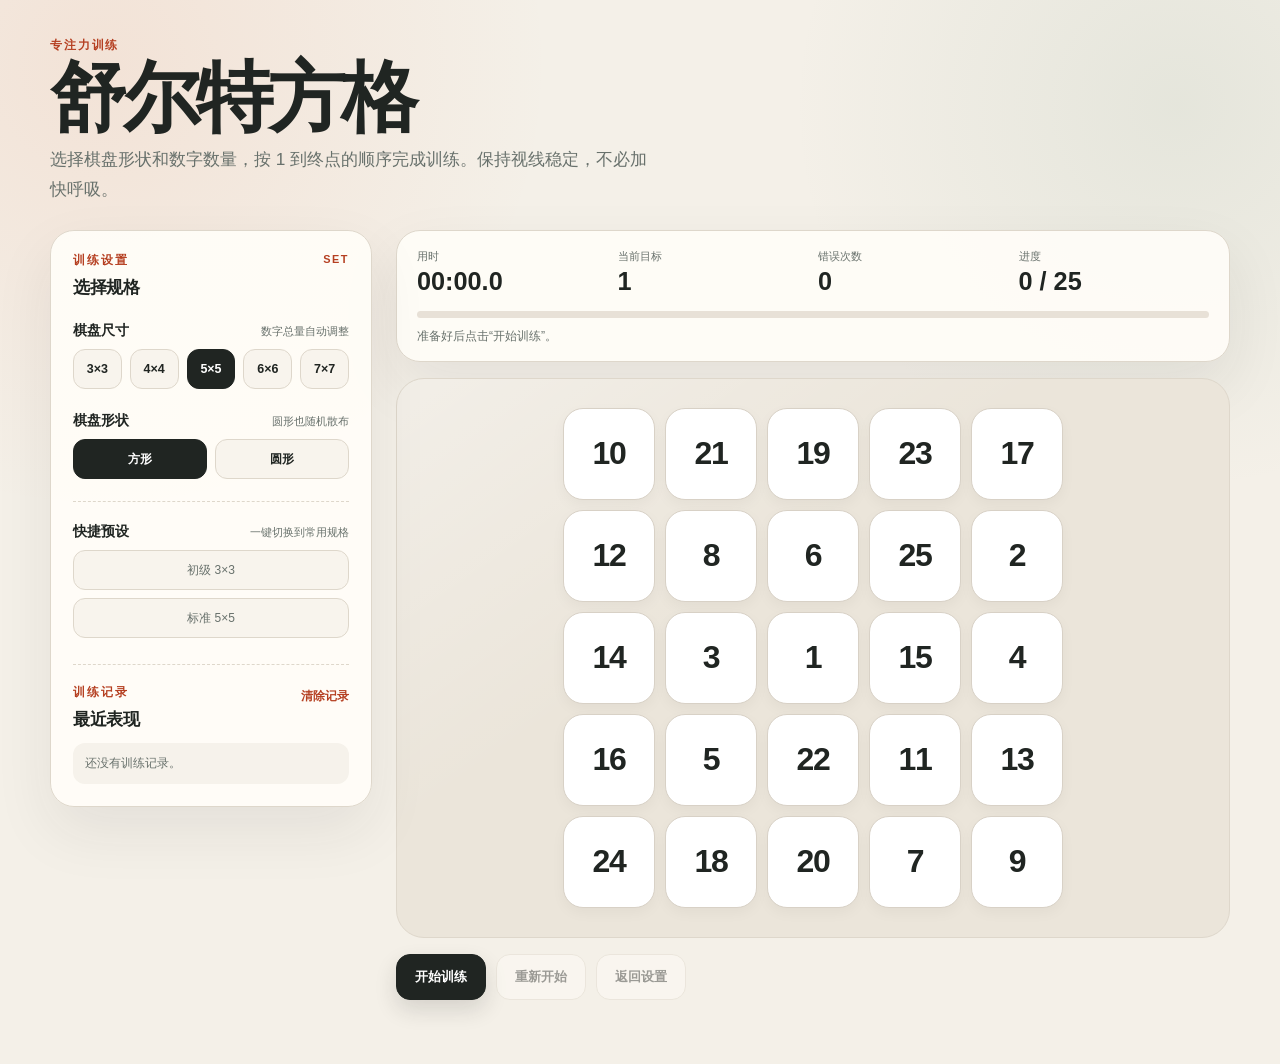
<file: index.html>
<!doctype html>
<html lang="zh-CN">
  <head>
    <meta charset="utf-8" />
    <meta name="viewport" content="width=device-width, initial-scale=1" />
    <meta name="theme-color" content="#f4f0e8" />
    <link rel="icon" href="data:image/svg+xml,%3Csvg xmlns='http://www.w3.org/2000/svg' viewBox='0 0 32 32'%3E%3Crect width='32' height='32' rx='8' fill='%23202522'/%3E%3Ctext x='16' y='22' text-anchor='middle' font-size='18' fill='white'%3E5%3C/text%3E%3C/svg%3E" />
    <title>舒尔特训练</title>
    <style>
:root {
  --bg: #f4f0e8;
  --surface: #fffdf8;
  --surface-strong: #ffffff;
  --ink: #202522;
  --muted: #68716c;
  --line: #ded7cb;
  --board-bg: #ebe5da;
  --accent: #e66b3d;
  --accent-deep: #b53f21;
  --success: #dcebdc;
  --success-ink: #536b59;
  --shadow: 0 24px 60px rgba(39, 43, 39, 0.08);
}

* {
  box-sizing: border-box;
}

html {
  min-width: 320px;
  background: var(--bg);
}

body {
  min-height: 100vh;
  margin: 0;
  color: var(--ink);
  background:
    radial-gradient(circle at 8% 6%, rgba(230, 107, 61, 0.1), transparent 28rem),
    radial-gradient(circle at 92% 10%, rgba(120, 153, 130, 0.12), transparent 24rem),
    var(--bg);
  font-family: "Avenir Next", "PingFang SC", "Hiragino Sans GB", "Microsoft YaHei", sans-serif;
  -webkit-font-smoothing: antialiased;
}

button {
  font: inherit;
}

button:focus-visible {
  outline: 3px solid rgba(230, 107, 61, 0.4);
  outline-offset: 3px;
}

.app-shell {
  width: min(1180px, calc(100% - 40px));
  margin: 0 auto;
  padding: 38px 0 64px;
}

.hero {
  max-width: 720px;
  margin-bottom: 26px;
}

.eyebrow {
  margin: 0 0 7px;
  color: var(--accent-deep);
  font-size: 0.72rem;
  font-weight: 800;
  letter-spacing: 0.16em;
  text-transform: uppercase;
}

h1,
h2,
p {
  margin-top: 0;
}

h1 {
  margin-bottom: 10px;
  font-size: clamp(2.2rem, 6vw, 4.9rem);
  line-height: 0.98;
  letter-spacing: -0.055em;
}

.hero-copy {
  max-width: 600px;
  margin-bottom: 0;
  color: var(--muted);
  font-size: clamp(0.94rem, 2vw, 1.08rem);
  line-height: 1.7;
}

.layout {
  display: grid;
  grid-template-columns: minmax(260px, 322px) minmax(0, 1fr);
  gap: 24px;
  align-items: start;
}

.panel {
  border: 1px solid var(--line);
  border-radius: 24px;
  background: rgba(255, 253, 248, 0.92);
  box-shadow: var(--shadow);
}

.settings-panel {
  position: sticky;
  top: 22px;
  padding: 22px;
}

.training-panel {
  min-width: 0;
  display: grid;
  gap: 16px;
}

.panel-heading,
.record-heading,
.result-heading {
  display: flex;
  align-items: flex-start;
  justify-content: space-between;
  gap: 16px;
}

.panel-heading h2,
.record-heading h2,
.result-heading h2 {
  margin-bottom: 0;
  font-size: 1.08rem;
  letter-spacing: -0.02em;
}

.panel-mark,
.result-badge {
  color: var(--accent-deep);
  font-size: 0.68rem;
  font-weight: 900;
  letter-spacing: 0.14em;
}

.field {
  margin-top: 22px;
}

.field-label {
  display: flex;
  align-items: baseline;
  justify-content: space-between;
  gap: 12px;
  margin-bottom: 9px;
}

.field-label span {
  font-size: 0.88rem;
  font-weight: 800;
}

.field-label small {
  color: var(--muted);
  font-size: 0.7rem;
  text-align: right;
}

.choice-row,
.preset-row {
  display: grid;
  gap: 8px;
}

.choice-row {
  grid-template-columns: repeat(auto-fit, minmax(72px, 1fr));
}

.choice-row--size {
  grid-template-columns: repeat(auto-fit, minmax(46px, 1fr));
}

.choice,
.preset {
  min-height: 40px;
  border: 1px solid var(--line);
  border-radius: 12px;
  color: var(--ink);
  background: #f8f4ed;
  cursor: pointer;
  transition: background 160ms ease, border-color 160ms ease, color 160ms ease, transform 160ms ease;
}

.choice {
  padding: 8px 7px;
  font-size: 0.78rem;
  font-weight: 800;
}

.preset {
  padding: 9px 10px;
  color: var(--muted);
  font-size: 0.75rem;
}

.choice:hover:not(:disabled),
.preset:hover:not(:disabled) {
  border-color: #b9afa1;
  transform: translateY(-1px);
}

.choice.is-active {
  color: #fff;
  background: var(--ink);
  border-color: var(--ink);
}

.choice:disabled,
.preset:disabled {
  cursor: not-allowed;
  opacity: 0.45;
}

.preset-field {
  padding-top: 20px;
  border-top: 1px dashed var(--line);
}

.record-heading {
  margin-top: 26px;
  padding-top: 20px;
  border-top: 1px dashed var(--line);
}

.text-button {
  padding: 4px 0;
  border: 0;
  color: var(--accent-deep);
  background: transparent;
  font-size: 0.72rem;
  font-weight: 800;
  cursor: pointer;
}

.history-list {
  display: grid;
  gap: 8px;
  margin: 12px 0 0;
  padding: 0;
  list-style: none;
}

.history-empty {
  padding: 12px;
  border-radius: 12px;
  color: var(--muted);
  background: #f6f2eb;
  font-size: 0.76rem;
}

.history-item {
  display: grid;
  gap: 3px;
  padding: 10px 11px;
  border: 1px solid #eee8de;
  border-radius: 12px;
  background: #fcfaf6;
  font-size: 0.74rem;
}

.history-item strong {
  font-size: 0.82rem;
}

.history-item span {
  color: var(--muted);
}

.status-panel {
  padding: 18px 20px 16px;
}

.status-grid {
  display: grid;
  grid-template-columns: repeat(4, minmax(0, 1fr));
  gap: 10px;
}

.stat {
  display: grid;
  gap: 4px;
  min-width: 0;
}

.stat-label {
  color: var(--muted);
  font-size: 0.7rem;
}

.stat strong {
  overflow: hidden;
  font-size: clamp(1.02rem, 2.5vw, 1.58rem);
  line-height: 1.05;
  text-overflow: ellipsis;
  white-space: nowrap;
}

.progress-track {
  height: 7px;
  margin-top: 16px;
  overflow: hidden;
  border-radius: 999px;
  background: #e8e1d7;
}

.progress-bar {
  width: 0;
  height: 100%;
  border-radius: inherit;
  background: linear-gradient(90deg, var(--accent), #f0a46d);
  transition: width 180ms ease;
}

.status-message {
  margin: 10px 0 0;
  color: var(--muted);
  font-size: 0.76rem;
}

.board-wrap {
  display: grid;
  place-items: center;
  min-height: min(60vw, 560px);
  padding: clamp(12px, 2.6vw, 24px);
  border: 1px solid var(--line);
  border-radius: 28px;
  background:
    linear-gradient(145deg, rgba(255, 255, 255, 0.38), transparent 40%),
    var(--board-bg);
}

.board {
  width: min(100%, 500px);
  aspect-ratio: 1;
}

.board[data-shape="square"] {
  display: grid;
  grid-template-columns: repeat(var(--size), minmax(0, 1fr));
  gap: clamp(5px, 1vw, 10px);
}

.board[data-shape="square"] .cell {
  width: 100%;
  aspect-ratio: 1;
}

.board[data-shape="circle"] {
  position: relative;
  isolation: isolate;
}

.shape-outline {
  position: absolute;
  inset: 0;
  z-index: 0;
  width: 100%;
  height: 100%;
  overflow: visible;
  pointer-events: none;
}

.board[data-shape="circle"] .shape-outline circle {
  fill: rgba(255, 255, 255, 0.42);
  stroke: #bdb4a6;
  stroke-width: 1;
  stroke-dasharray: 3 3;
}

.board[data-shape="circle"] .cell {
  position: absolute;
  left: calc(var(--x) * 100%);
  top: calc(var(--y) * 100%);
  width: min(64px, calc(100% / var(--cell-divisor)));
  aspect-ratio: 1;
  z-index: 1;
  border-radius: var(--radius, 50%);
  font-size: clamp(0.72rem, 1.8vw, 1rem);
  transform: translate(-50%, -50%) scale(var(--scale, 1));
}

.cell {
  appearance: none;
  display: grid;
  place-items: center;
  min-width: 0;
  border: 1px solid #d8d1c6;
  border-radius: clamp(12px, 2vw, 20px);
  color: var(--ink);
  background: var(--surface-strong);
  box-shadow: 0 5px 14px rgba(32, 37, 34, 0.04);
  font-size: clamp(1rem, 3.2vw, 2rem);
  font-weight: 850;
  letter-spacing: -0.04em;
  cursor: pointer;
  user-select: none;
  transition: background 150ms ease, border-color 150ms ease, color 150ms ease, box-shadow 150ms ease, transform 150ms ease;
}

.cell:hover:not(:disabled):not(.correct) {
  border-color: #b5aa9a;
  box-shadow: 0 9px 18px rgba(32, 37, 34, 0.09);
  transform: translateY(-2px);
}

.board[data-shape="circle"] .cell:hover:not(:disabled):not(.correct) {
  transform: translate(-50%, -50%) scale(var(--scale, 1)) translateY(-2px);
}

.cell:disabled {
  cursor: default;
  opacity: 1;
}

.cell.correct {
  color: var(--success-ink);
  background: #e2f1e4;
  border-color: #9ecaa5;
  animation: correctPulse 380ms ease-out both;
}

.cell.wrong {
  color: var(--accent-deep);
  background: #ffe2d8;
  border-color: #efb29d;
  animation: shake 280ms ease both;
}

@keyframes shake {
  0%,
  100% { translate: 0 0; }
  30% { translate: -4px 0; }
  60% { translate: 4px 0; }
}

@keyframes correctPulse {
  0% { box-shadow: 0 0 0 0 rgba(100, 173, 112, 0); }
  42% { box-shadow: 0 0 0 8px rgba(100, 173, 112, 0.22); }
  100% { box-shadow: 0 0 0 0 rgba(100, 173, 112, 0); }
}

.controls {
  display: flex;
  flex-wrap: wrap;
  gap: 10px;
}

.primary-button,
.secondary-button {
  min-height: 46px;
  padding: 0 18px;
  border-radius: 14px;
  font-size: 0.84rem;
  font-weight: 850;
  cursor: pointer;
  transition: transform 150ms ease, box-shadow 150ms ease, opacity 150ms ease;
}

.primary-button {
  border: 1px solid var(--ink);
  color: #fff;
  background: var(--ink);
  box-shadow: 0 10px 22px rgba(32, 37, 34, 0.14);
}

.secondary-button {
  border: 1px solid var(--line);
  color: var(--ink);
  background: var(--surface);
}

.primary-button:hover:not(:disabled),
.secondary-button:hover:not(:disabled) {
  transform: translateY(-2px);
}

.primary-button:disabled,
.secondary-button:disabled {
  cursor: not-allowed;
  opacity: 0.42;
}

.result-panel {
  padding: 20px;
}

.result-heading {
  margin-bottom: 18px;
}

.result-metrics {
  display: grid;
  grid-template-columns: repeat(3, minmax(0, 1fr));
  gap: 12px;
}

.result-metrics div {
  padding: 13px;
  border-radius: 14px;
  background: #f6f2eb;
}

.result-metrics span {
  display: block;
  margin-bottom: 6px;
  color: var(--muted);
  font-size: 0.7rem;
}

.result-metrics strong {
  font-size: clamp(1rem, 3vw, 1.38rem);
}

[hidden] {
  display: none !important;
}

@media (max-width: 900px) {
  .layout {
    grid-template-columns: 1fr;
  }

  .settings-panel {
    position: static;
    order: 2;
  }

  .training-panel {
    order: 1;
  }
}

@media (max-width: 560px) {
  .app-shell {
    width: min(100% - 28px, 560px);
    padding: 24px 0 44px;
  }

  .hero {
    margin-bottom: 20px;
  }

  .settings-panel,
  .status-panel,
  .result-panel {
    border-radius: 20px;
    padding: 17px;
  }

  .board-wrap {
    min-height: min(88vw, 520px);
    border-radius: 22px;
  }

  .status-grid {
    grid-template-columns: repeat(2, minmax(0, 1fr));
    row-gap: 13px;
  }

  .result-metrics {
    grid-template-columns: 1fr;
  }

  .primary-button,
  .secondary-button {
    flex: 1 1 140px;
  }
}

@media (prefers-reduced-motion: reduce) {
  *,
  *::before,
  *::after {
    scroll-behavior: auto !important;
    animation-duration: 0.001ms !important;
    animation-iteration-count: 1 !important;
    transition-duration: 0.001ms !important;
  }
}

    </style>
  </head>
  <body>
    <div class="app-shell">
      <header class="hero">
        <p class="eyebrow">专注力训练</p>
        <h1>舒尔特方格</h1>
        <p class="hero-copy">选择棋盘形状和数字数量，按 1 到终点的顺序完成训练。保持视线稳定，不必加快呼吸。</p>
      </header>

      <main class="layout">
        <aside class="panel settings-panel" id="settings">
          <div class="panel-heading">
            <div>
              <p class="eyebrow">训练设置</p>
              <h2>选择规格</h2>
            </div>
            <span class="panel-mark">SET</span>
          </div>

          <div class="field">
            <div class="field-label">
              <span>棋盘尺寸</span>
              <small>数字总量自动调整</small>
            </div>
            <div class="choice-row choice-row--size" id="sizeChoices" role="group" aria-label="棋盘尺寸"></div>
          </div>

          <div class="field">
            <div class="field-label">
              <span>棋盘形状</span>
              <small>圆形也随机散布</small>
            </div>
            <div class="choice-row" role="group" aria-label="棋盘形状">
              <button class="choice" type="button" data-setting="shape" data-value="square" aria-pressed="true">方形</button>
              <button class="choice" type="button" data-setting="shape" data-value="circle" aria-pressed="false">圆形</button>
            </div>
          </div>

          <div class="field preset-field">
            <div class="field-label">
              <span>快捷预设</span>
              <small>一键切换到常用规格</small>
            </div>
            <div class="preset-row">
              <button class="preset" type="button" data-preset="beginner">初级 3×3</button>
              <button class="preset" type="button" data-preset="standard">标准 5×5</button>
            </div>
          </div>

          <div class="record-heading">
            <div>
              <p class="eyebrow">训练记录</p>
              <h2>最近表现</h2>
            </div>
            <button class="text-button" id="clearBtn" type="button">清除记录</button>
          </div>
          <ol class="history-list" id="historyList"></ol>
        </aside>

        <section class="training-panel" aria-label="训练区域">
          <div class="panel status-panel">
            <div class="status-grid">
              <div class="stat">
                <span class="stat-label">用时</span>
                <strong id="timer">00:00.0</strong>
              </div>
              <div class="stat">
                <span class="stat-label">当前目标</span>
                <strong id="target">1</strong>
              </div>
              <div class="stat">
                <span class="stat-label">错误次数</span>
                <strong id="errors">0</strong>
              </div>
              <div class="stat">
                <span class="stat-label">进度</span>
                <strong id="progressText">0 / 25</strong>
              </div>
            </div>
            <div class="progress-track" aria-hidden="true">
              <div class="progress-bar" id="progressBar"></div>
            </div>
            <p class="status-message" id="statusMessage">准备好后点击“开始训练”。</p>
          </div>

          <div class="board-wrap">
            <div class="board" id="board" data-shape="square" role="grid" aria-label="舒尔特训练棋盘"></div>
          </div>

          <div class="controls">
            <button class="primary-button" id="startBtn" type="button">开始训练</button>
            <button class="secondary-button" id="restartBtn" type="button" disabled>重新开始</button>
            <button class="secondary-button" id="settingsBtn" type="button" disabled>返回设置</button>
          </div>

          <section class="panel result-panel" id="resultPanel" hidden aria-live="polite">
            <div class="result-heading">
              <div>
                <p class="eyebrow">本局结果</p>
                <h2>训练完成</h2>
              </div>
              <span class="result-badge">DONE</span>
            </div>
            <div class="result-metrics">
              <div>
                <span>本局用时</span>
                <strong id="lastTime">--</strong>
              </div>
              <div>
                <span>错误次数</span>
                <strong id="lastErrors">0</strong>
              </div>
              <div>
                <span>当前规格最佳</span>
                <strong id="bestTime">--</strong>
              </div>
            </div>
          </section>
        </section>
      </main>
    </div>

    <script>
(function (global) {
  function shuffle(items, random = Math.random) {
    const copy = [...items];
    for (let i = copy.length - 1; i > 0; i -= 1) {
      const j = Math.floor(random() * (i + 1));
      [copy[i], copy[j]] = [copy[j], copy[i]];
    }
    return copy;
  }

  function buildValues(count, random = Math.random) {
    return shuffle(Array.from({ length: count }, (_, index) => index + 1), random);
  }

  function clamp(value, minimum, maximum) {
    return Math.min(maximum, Math.max(minimum, value));
  }

  function distance(a, b) {
    return Math.hypot(a.x - b.x, a.y - b.y);
  }

  function pairwiseMinDistance(points) {
    let minimum = Infinity;
    for (let i = 0; i < points.length; i += 1) {
      for (let j = i + 1; j < points.length; j += 1) {
        minimum = Math.min(minimum, distance(points[i], points[j]));
      }
    }
    return Number.isFinite(minimum) ? minimum : 1;
  }

  function selectCandidates(candidates, count, random) {
    const shuffled = shuffle(candidates, random);
    if (shuffled.length <= count) return shuffled;

    const radiusLimit = 0.75;
    const boundary = shuffled.filter((candidate) => candidate.radius >= radiusLimit);
    const boundaryTarget = Math.min(boundary.length, Math.max(4, Math.round(count * 0.24)));
    const selected = boundary.slice(0, boundaryTarget);
    const selectedSet = new Set(selected);

    for (const candidate of shuffled) {
      if (selected.length >= count) break;
      if (!selectedSet.has(candidate)) {
        selected.push(candidate);
        selectedSet.add(candidate);
      }
    }
    return selected;
  }

  function createCircleOutline(radius = 0.45, segments = 64) {
    return Array.from({ length: segments }, (_, index) => {
      const angle = (index / segments) * Math.PI * 2;
      return {
        x: clamp(0.5 + Math.cos(angle) * radius, 0.03, 0.97),
        y: clamp(0.5 + Math.sin(angle) * radius, 0.03, 0.97),
      };
    });
  }

  function createCircularLayout(count, random = Math.random) {
    let gridSize = Math.max(5, Math.ceil(Math.sqrt(count / 0.58)));
    let candidates = [];
    let spacing = 1 / gridSize;

    while (gridSize <= 20) {
      candidates = [];
      spacing = 1 / gridSize;
      const boundaryRadius = 0.455;
      for (let row = 0; row < gridSize; row += 1) {
        for (let column = 0; column < gridSize; column += 1) {
          const x = (column + 0.5) * spacing;
          const y = (row + 0.5) * spacing;
          const radius = Math.hypot(x - 0.5, y - 0.5);
          if (radius <= boundaryRadius - spacing * 0.25) candidates.push({ x, y, radius });
        }
      }
      if (candidates.length >= count + Math.max(4, Math.round(count * 0.12))) break;
      gridSize += 1;
    }

    const selected = selectCandidates(candidates, count, random);
    const jitter = spacing * 0.08;
    const slots = selected.map((candidate) => ({
      x: clamp(candidate.x + (random() - 0.5) * jitter * 2, 0.04, 0.96),
      y: clamp(candidate.y + (random() - 0.5) * jitter * 2, 0.04, 0.96),
    }));
    const actualMin = pairwiseMinDistance(slots);
    return {
      slots: shuffle(slots, random),
      cellRatio: Math.min(0.14, actualMin * 0.78),
      outline: createCircleOutline(),
    };
  }

  function objective(values, slots) {
    let minimum = Infinity;
    let total = 0;
    const slotByValue = new Map();
    slots.forEach((slot, index) => slotByValue.set(values[index], slot));
    for (let value = 1; value < values.length; value += 1) {
      const current = distance(slotByValue.get(value), slotByValue.get(value + 1));
      minimum = Math.min(minimum, current);
      total += current;
    }
    return minimum + total * 0.0001;
  }

  function assignValuesToSlots(slots, random = Math.random) {
    const count = slots.length;
    if (count === 0) return [];

    const unvisited = slots.map((_, index) => index);
    const path = [];
    let currentIndex = unvisited.splice(Math.floor(random() * unvisited.length), 1)[0];
    path.push(currentIndex);

    while (unvisited.length > 0) {
      let bestDistance = -Infinity;
      let bestCandidates = [];
      for (const index of unvisited) {
        const currentDistance = distance(slots[currentIndex], slots[index]);
        if (currentDistance > bestDistance + 1e-9) {
          bestDistance = currentDistance;
          bestCandidates = [index];
        } else if (Math.abs(currentDistance - bestDistance) <= 1e-9) {
          bestCandidates.push(index);
        }
      }
      currentIndex = bestCandidates[Math.floor(random() * bestCandidates.length)];
      unvisited.splice(unvisited.indexOf(currentIndex), 1);
      path.push(currentIndex);
    }

    const values = new Array(count);
    path.forEach((slotIndex, valueIndex) => {
      values[slotIndex] = valueIndex + 1;
    });

    let bestScore = objective(values, slots);
    const iterations = count * 260;
    for (let iteration = 0; iteration < iterations; iteration += 1) {
      const first = Math.floor(random() * count);
      const second = Math.floor(random() * count);
      if (first === second) continue;
      [values[first], values[second]] = [values[second], values[first]];
      const nextScore = objective(values, slots);
      if (nextScore >= bestScore) {
        bestScore = nextScore;
      } else {
        [values[first], values[second]] = [values[second], values[first]];
      }
    }

    return values;
  }

  function createSquareLayout(size) {
    const slots = [];
    for (let row = 0; row < size; row += 1) {
      for (let column = 0; column < size; column += 1) {
        slots.push({
          x: (column + 0.5) / size,
          y: (row + 0.5) / size,
        });
      }
    }
    return { slots, cellRatio: 1 / size };
  }

  function specKey(settings) {
    if (settings.shape === 'square') return `square-${settings.squareSize}x${settings.squareSize}`;
    return `${settings.shape}-${settings.count}`;
  }

  function formatTime(ms) {
    const totalSeconds = Math.max(0, ms) / 1000;
    const minutes = Math.floor(totalSeconds / 60);
    const seconds = Math.floor(totalSeconds % 60);
    const tenths = Math.floor((totalSeconds * 10) % 10);
    return `${String(minutes).padStart(2, '0')}:${String(seconds).padStart(2, '0')}.${tenths}`;
  }

  const api = {
    assignValuesToSlots,
    buildValues,
    createCircularLayout,
    createSquareLayout,
    formatTime,
    shuffle,
    specKey,
  };
  if (typeof module !== 'undefined' && module.exports) module.exports = api;
  global.SchulteCore = api;
})(typeof globalThis !== 'undefined' ? globalThis : this);

(function () {
  const core = globalThis.SchulteCore;
  const STORAGE_KEY = 'schulte-training-v1';
  const SQUARE_SIZES = [3, 4, 5, 6, 7];
  const COUNT_SIZES = [15, 20, 25, 30, 35, 40, 45, 50];
  const defaultSettings = {
    shape: 'square',
    squareSize: 5,
    count: 25,
  };

  const elements = {
    board: document.querySelector('#board'),
    settings: document.querySelector('#settings'),
    sizeChoices: document.querySelector('#sizeChoices'),
    startBtn: document.querySelector('#startBtn'),
    restartBtn: document.querySelector('#restartBtn'),
    settingsBtn: document.querySelector('#settingsBtn'),
    clearBtn: document.querySelector('#clearBtn'),
    timer: document.querySelector('#timer'),
    target: document.querySelector('#target'),
    errors: document.querySelector('#errors'),
    progressText: document.querySelector('#progressText'),
    progressBar: document.querySelector('#progressBar'),
    statusMessage: document.querySelector('#statusMessage'),
    resultPanel: document.querySelector('#resultPanel'),
    lastTime: document.querySelector('#lastTime'),
    lastErrors: document.querySelector('#lastErrors'),
    bestTime: document.querySelector('#bestTime'),
    historyList: document.querySelector('#historyList'),
  };

  const state = {
    settings: { ...defaultSettings },
    phase: 'idle',
    values: [],
    layout: null,
    total: 25,
    current: 1,
    completed: 0,
    errors: 0,
    startedAt: 0,
    timerId: null,
    elapsed: 0,
  };

  let stats = loadStats();

  function loadStats() {
    try {
      const parsed = JSON.parse(localStorage.getItem(STORAGE_KEY) || 'null');
      if (parsed && typeof parsed === 'object') {
        return { best: parsed.best || {}, records: Array.isArray(parsed.records) ? parsed.records : [] };
      }
    } catch (_error) {
      // Storage can be unavailable in private browsing contexts.
    }
    return { best: {}, records: [] };
  }

  function persistStats() {
    try {
      localStorage.setItem(STORAGE_KEY, JSON.stringify(stats));
    } catch (_error) {
      // The training still works if storage is unavailable.
    }
  }

  function currentTotal() {
    return state.settings.shape === 'square'
      ? state.settings.squareSize * state.settings.squareSize
      : state.settings.count;
  }

  function clearTimer() {
    if (state.timerId !== null) {
      window.clearInterval(state.timerId);
      state.timerId = null;
    }
    if (state.phase === 'running') state.elapsed = performance.now() - state.startedAt;
  }

  function renderSizeChoices() {
    const isSquare = state.settings.shape === 'square';
    const options = isSquare
      ? SQUARE_SIZES.map((size) => ({ value: size, label: `${size}×${size}` }))
      : COUNT_SIZES.map((count) => ({ value: count, label: String(count) }));
    const selectedValue = isSquare ? state.settings.squareSize : state.settings.count;
    elements.sizeChoices.innerHTML = '';
    options.forEach((option) => {
      const button = document.createElement('button');
      button.type = 'button';
      button.className = 'choice';
      button.dataset.setting = 'size';
      button.dataset.value = String(option.value);
      button.textContent = option.label;
      button.setAttribute('aria-pressed', String(option.value === selectedValue));
      if (option.value === selectedValue) button.classList.add('is-active');
      elements.sizeChoices.append(button);
    });
  }

  function renderSettings() {
    renderSizeChoices();
    const locked = state.phase === 'running';
    document.querySelectorAll('[data-setting]').forEach((button) => {
      const selected = button.dataset.setting === 'shape'
        ? button.dataset.value === state.settings.shape
        : Number(button.dataset.value) === (state.settings.shape === 'square' ? state.settings.squareSize : state.settings.count);
      button.classList.toggle('is-active', selected);
      button.setAttribute('aria-pressed', String(selected));
      button.disabled = locked;
    });
    document.querySelectorAll('[data-preset]').forEach((button) => {
      button.disabled = locked;
    });
  }

  function createLayout(random) {
    if (state.settings.shape === 'square') return core.createSquareLayout(state.settings.squareSize);
    return core.createCircularLayout(state.settings.count, random);
  }

  function renderBoard(random = Math.random) {
    const layout = createLayout(random);
    const values = core.assignValuesToSlots(layout.slots, random);
    state.layout = layout;
    state.values = values;
    state.total = values.length;

    elements.board.dataset.shape = state.settings.shape;
    elements.board.style.setProperty('--size', state.settings.shape === 'square' ? state.settings.squareSize : 0);
    elements.board.style.setProperty('--cell-divisor', String(1 / layout.cellRatio));
    elements.board.innerHTML = '';

    if (layout.outline) {
      const svg = document.createElementNS('http://www.w3.org/2000/svg', 'svg');
      svg.classList.add('shape-outline');
      svg.setAttribute('viewBox', '0 0 100 100');
      svg.setAttribute('preserveAspectRatio', 'none');
      svg.setAttribute('aria-hidden', 'true');
      if (state.settings.shape === 'circle') {
        const circle = document.createElementNS('http://www.w3.org/2000/svg', 'circle');
        circle.setAttribute('cx', '50');
        circle.setAttribute('cy', '50');
        circle.setAttribute('r', '45');
        svg.append(circle);
      } else {
        const polygon = document.createElementNS('http://www.w3.org/2000/svg', 'polygon');
        polygon.setAttribute('points', layout.outline.map((point) => `${point.x * 100},${point.y * 100}`).join(' '));
        svg.append(polygon);
      }
      elements.board.append(svg);
    }

    values.forEach((value, index) => {
      const cell = document.createElement('button');
      cell.type = 'button';
      cell.className = 'cell';
      cell.dataset.value = String(value);
      cell.setAttribute('role', 'gridcell');
      cell.setAttribute('aria-label', `数字 ${value}`);
      cell.textContent = value;

      if (state.settings.shape !== 'square') {
        const slot = layout.slots[index];
        cell.style.setProperty('--x', slot.x);
        cell.style.setProperty('--y', slot.y);
        cell.style.setProperty('--scale', '1');
        cell.style.setProperty('--radius', '50%');
      }

      cell.addEventListener('click', () => handleCellClick(cell, value));
      elements.board.append(cell);
    });
  }

  function setPreviewState() {
    clearTimer();
    state.phase = 'idle';
    state.elapsed = 0;
    state.completed = 0;
    state.errors = 0;
    state.current = 1;
    state.total = currentTotal();
    elements.resultPanel.hidden = true;
    elements.statusMessage.textContent = '准备好后点击“开始训练”。';
  }

  function resetToIdle() {
    setPreviewState();
    renderBoard();
    renderSettings();
    updateDisplay();
    renderStats();
  }

  function startGame() {
    clearTimer();
    state.phase = 'running';
    state.elapsed = 0;
    state.completed = 0;
    state.errors = 0;
    state.current = 1;
    renderBoard();
    state.startedAt = performance.now();
    state.total = state.values.length;
    elements.resultPanel.hidden = true;
    elements.statusMessage.textContent = `从 1 开始，依次点击到 ${state.total}。`;
    renderSettings();
    updateDisplay();
    state.timerId = window.setInterval(updateTimer, 100);
  }

  function updateTimer() {
    if (state.phase !== 'running') return;
    state.elapsed = performance.now() - state.startedAt;
    elements.timer.textContent = core.formatTime(state.elapsed);
  }

  function updateDisplay() {
    const total = state.total || currentTotal();
    elements.timer.textContent = core.formatTime(state.elapsed);
    elements.target.textContent = state.phase === 'complete' ? '完成' : state.current;
    elements.errors.textContent = state.errors;
    elements.progressText.textContent = `${state.completed} / ${total}`;
    elements.progressBar.style.width = `${(state.completed / total) * 100}%`;
    elements.startBtn.disabled = state.phase === 'running';
    elements.restartBtn.disabled = state.phase === 'idle';
    elements.settingsBtn.disabled = state.phase === 'idle';
  }

  function handleCellClick(cell, value) {
    if (state.phase !== 'running') return;
    if (value !== state.current) {
      state.errors += 1;
      cell.classList.add('wrong');
      window.setTimeout(() => cell.classList.remove('wrong'), 330);
      elements.statusMessage.textContent = `先找 ${state.current}，不要急着跳数字。`;
      updateDisplay();
      return;
    }

    cell.disabled = true;
    cell.classList.add('correct');
    window.setTimeout(() => cell.classList.remove('correct'), 380);
    state.completed += 1;

    if (state.completed >= state.total) {
      state.current = null;
      finishGame();
      return;
    }

    state.current += 1;
    elements.statusMessage.textContent = `很好，继续找 ${state.current}。`;
    updateDisplay();
  }

  function finishGame() {
    state.elapsed = performance.now() - state.startedAt;
    if (state.timerId !== null) {
      window.clearInterval(state.timerId);
      state.timerId = null;
    }
    state.phase = 'complete';
    saveResult();
    updateDisplay();
    renderSettings();
    renderStats();
    elements.statusMessage.textContent = '训练完成，成绩已记录。';
    elements.resultPanel.hidden = false;
  }

  function saveResult() {
    const settings = { ...state.settings };
    const key = core.specKey(settings);
    const previousBest = stats.best[key];
    if (previousBest === undefined || state.elapsed < previousBest) stats.best[key] = state.elapsed;
    stats.records.unshift({
      key,
      settings,
      ms: state.elapsed,
      errors: state.errors,
      completedAt: Date.now(),
    });
    stats.records = stats.records.slice(0, 5);
    persistStats();
  }

  function shapeLabel(shape) {
    return shape === 'circle' ? '圆形' : '方形';
  }

  function specLabel(settings) {
    if (settings.shape === 'square') return `${settings.squareSize}×${settings.squareSize} 方形`;
    return `${settings.count} 个数字 · ${shapeLabel(settings.shape)}`;
  }

  function renderStats() {
    const currentKey = core.specKey(state.settings);
    const best = stats.best[currentKey];
    elements.bestTime.textContent = best === undefined ? '--' : core.formatTime(best);
    const latestForSpec = stats.records.find((record) => record.key === currentKey);
    elements.lastTime.textContent = latestForSpec ? core.formatTime(latestForSpec.ms) : '--';
    elements.lastErrors.textContent = latestForSpec ? latestForSpec.errors : '0';
    renderHistory();
  }

  function renderHistory() {
    elements.historyList.innerHTML = '';
    if (stats.records.length === 0) {
      const empty = document.createElement('li');
      empty.className = 'history-empty';
      empty.textContent = '还没有训练记录。';
      elements.historyList.append(empty);
      return;
    }

    stats.records.forEach((record) => {
      const item = document.createElement('li');
      item.className = 'history-item';
      const main = document.createElement('strong');
      main.textContent = `${core.formatTime(record.ms)} · ${record.errors} 错`;
      const detail = document.createElement('span');
      detail.textContent = specLabel(record.settings);
      item.append(main, detail);
      elements.historyList.append(item);
    });
  }

  function setSetting(key, value) {
    if (state.phase === 'running') return;
    if (key === 'shape') {
      state.settings.shape = value;
      if (value === 'square' && !SQUARE_SIZES.includes(state.settings.squareSize)) state.settings.squareSize = 5;
      if (value !== 'square' && !COUNT_SIZES.includes(state.settings.count)) state.settings.count = 25;
    } else if (key === 'size') {
      if (state.settings.shape === 'square') state.settings.squareSize = Number(value);
      else state.settings.count = Number(value);
    }
    setPreviewState();
    renderSettings();
    renderBoard();
    updateDisplay();
    renderStats();
  }

  function applyPreset(preset) {
    if (state.phase === 'running') return;
    const presets = {
      beginner: { shape: 'square', squareSize: 3, count: 25 },
      standard: { shape: 'square', squareSize: 5, count: 25 },
    };
    state.settings = { ...presets[preset] };
    setPreviewState();
    renderSettings();
    renderBoard();
    updateDisplay();
    renderStats();
  }

  elements.settings.addEventListener('click', (event) => {
    const button = event.target.closest('[data-setting], [data-preset]');
    if (!button) return;
    if (button.dataset.preset) {
      applyPreset(button.dataset.preset);
      return;
    }
    setSetting(button.dataset.setting, button.dataset.value);
  });

  elements.startBtn.addEventListener('click', startGame);
  elements.restartBtn.addEventListener('click', startGame);
  elements.settingsBtn.addEventListener('click', resetToIdle);
  elements.clearBtn.addEventListener('click', () => {
    stats = { best: {}, records: [] };
    localStorage.removeItem(STORAGE_KEY);
    renderStats();
    elements.statusMessage.textContent = '训练记录已清除。';
  });

  state.total = currentTotal();
  renderSettings();
  renderBoard();
  updateDisplay();
  renderStats();
})();

    </script>
  </body>
</html>
</file>
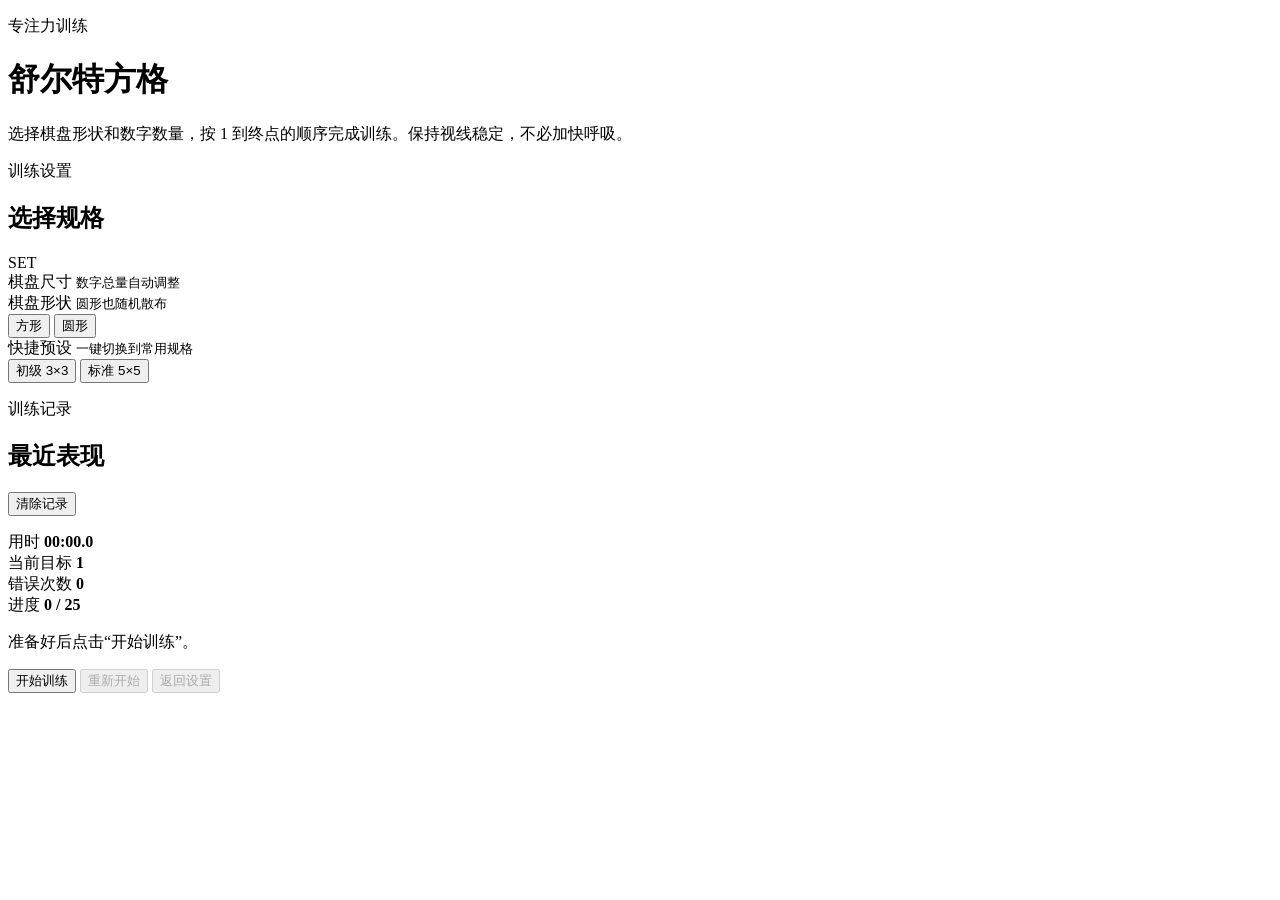
<file: work/schulte-training/src/index.html>
<!doctype html>
<html lang="zh-CN">
  <head>
    <meta charset="utf-8" />
    <meta name="viewport" content="width=device-width, initial-scale=1" />
    <meta name="theme-color" content="#f4f0e8" />
    <link rel="icon" href="data:image/svg+xml,%3Csvg xmlns='http://www.w3.org/2000/svg' viewBox='0 0 32 32'%3E%3Crect width='32' height='32' rx='8' fill='%23202522'/%3E%3Ctext x='16' y='22' text-anchor='middle' font-size='18' fill='white'%3E5%3C/text%3E%3C/svg%3E" />
    <title>舒尔特训练</title>
    <style>
/* __STYLES__ */
    </style>
  </head>
  <body>
    <div class="app-shell">
      <header class="hero">
        <p class="eyebrow">专注力训练</p>
        <h1>舒尔特方格</h1>
        <p class="hero-copy">选择棋盘形状和数字数量，按 1 到终点的顺序完成训练。保持视线稳定，不必加快呼吸。</p>
      </header>

      <main class="layout">
        <aside class="panel settings-panel" id="settings">
          <div class="panel-heading">
            <div>
              <p class="eyebrow">训练设置</p>
              <h2>选择规格</h2>
            </div>
            <span class="panel-mark">SET</span>
          </div>

          <div class="field">
            <div class="field-label">
              <span>棋盘尺寸</span>
              <small>数字总量自动调整</small>
            </div>
            <div class="choice-row choice-row--size" id="sizeChoices" role="group" aria-label="棋盘尺寸"></div>
          </div>

          <div class="field">
            <div class="field-label">
              <span>棋盘形状</span>
              <small>圆形也随机散布</small>
            </div>
            <div class="choice-row" role="group" aria-label="棋盘形状">
              <button class="choice" type="button" data-setting="shape" data-value="square" aria-pressed="true">方形</button>
              <button class="choice" type="button" data-setting="shape" data-value="circle" aria-pressed="false">圆形</button>
            </div>
          </div>

          <div class="field preset-field">
            <div class="field-label">
              <span>快捷预设</span>
              <small>一键切换到常用规格</small>
            </div>
            <div class="preset-row">
              <button class="preset" type="button" data-preset="beginner">初级 3×3</button>
              <button class="preset" type="button" data-preset="standard">标准 5×5</button>
            </div>
          </div>

          <div class="record-heading">
            <div>
              <p class="eyebrow">训练记录</p>
              <h2>最近表现</h2>
            </div>
            <button class="text-button" id="clearBtn" type="button">清除记录</button>
          </div>
          <ol class="history-list" id="historyList"></ol>
        </aside>

        <section class="training-panel" aria-label="训练区域">
          <div class="panel status-panel">
            <div class="status-grid">
              <div class="stat">
                <span class="stat-label">用时</span>
                <strong id="timer">00:00.0</strong>
              </div>
              <div class="stat">
                <span class="stat-label">当前目标</span>
                <strong id="target">1</strong>
              </div>
              <div class="stat">
                <span class="stat-label">错误次数</span>
                <strong id="errors">0</strong>
              </div>
              <div class="stat">
                <span class="stat-label">进度</span>
                <strong id="progressText">0 / 25</strong>
              </div>
            </div>
            <div class="progress-track" aria-hidden="true">
              <div class="progress-bar" id="progressBar"></div>
            </div>
            <p class="status-message" id="statusMessage">准备好后点击“开始训练”。</p>
          </div>

          <div class="board-wrap">
            <div class="board" id="board" data-shape="square" role="grid" aria-label="舒尔特训练棋盘"></div>
          </div>

          <div class="controls">
            <button class="primary-button" id="startBtn" type="button">开始训练</button>
            <button class="secondary-button" id="restartBtn" type="button" disabled>重新开始</button>
            <button class="secondary-button" id="settingsBtn" type="button" disabled>返回设置</button>
          </div>

          <section class="panel result-panel" id="resultPanel" hidden aria-live="polite">
            <div class="result-heading">
              <div>
                <p class="eyebrow">本局结果</p>
                <h2>训练完成</h2>
              </div>
              <span class="result-badge">DONE</span>
            </div>
            <div class="result-metrics">
              <div>
                <span>本局用时</span>
                <strong id="lastTime">--</strong>
              </div>
              <div>
                <span>错误次数</span>
                <strong id="lastErrors">0</strong>
              </div>
              <div>
                <span>当前规格最佳</span>
                <strong id="bestTime">--</strong>
              </div>
            </div>
          </section>
        </section>
      </main>
    </div>

    <script>
/* __CORE__ */
/* __APP__ */
    </script>
  </body>
</html>
</file>
